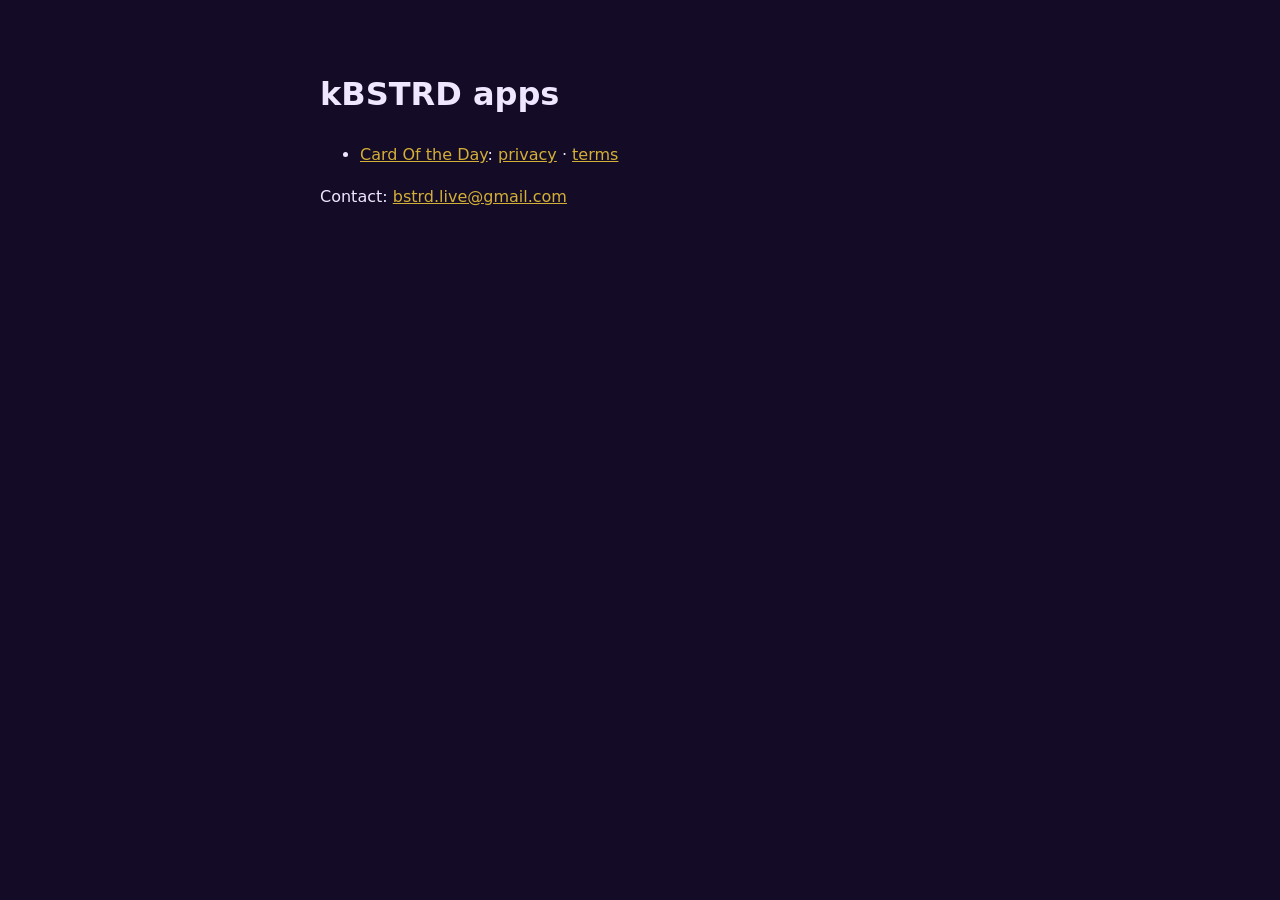
<file: index.html>
<!doctype html>
<html lang="en"><head><meta charset="utf-8"><meta name="viewport" content="width=device-width,initial-scale=1">
<title>kBSTRD apps</title>
<style>body{margin:0;background:#140c26;color:#efe6ff;font:16px/1.6 -apple-system,system-ui,sans-serif}main{max-width:40rem;margin:0 auto;padding:48px 20px}a{color:#d4af37}</style>
</head><body><main><h1>kBSTRD apps</h1>
<ul><li><a href="cardoftheday/">Card Of the Day</a>: <a href="cardoftheday/privacy.html">privacy</a> · <a href="cardoftheday/terms.html">terms</a></li></ul>
<p>Contact: <a href="mailto:bstrd.live@gmail.com">bstrd.live@gmail.com</a></p></main></body></html>
</file>
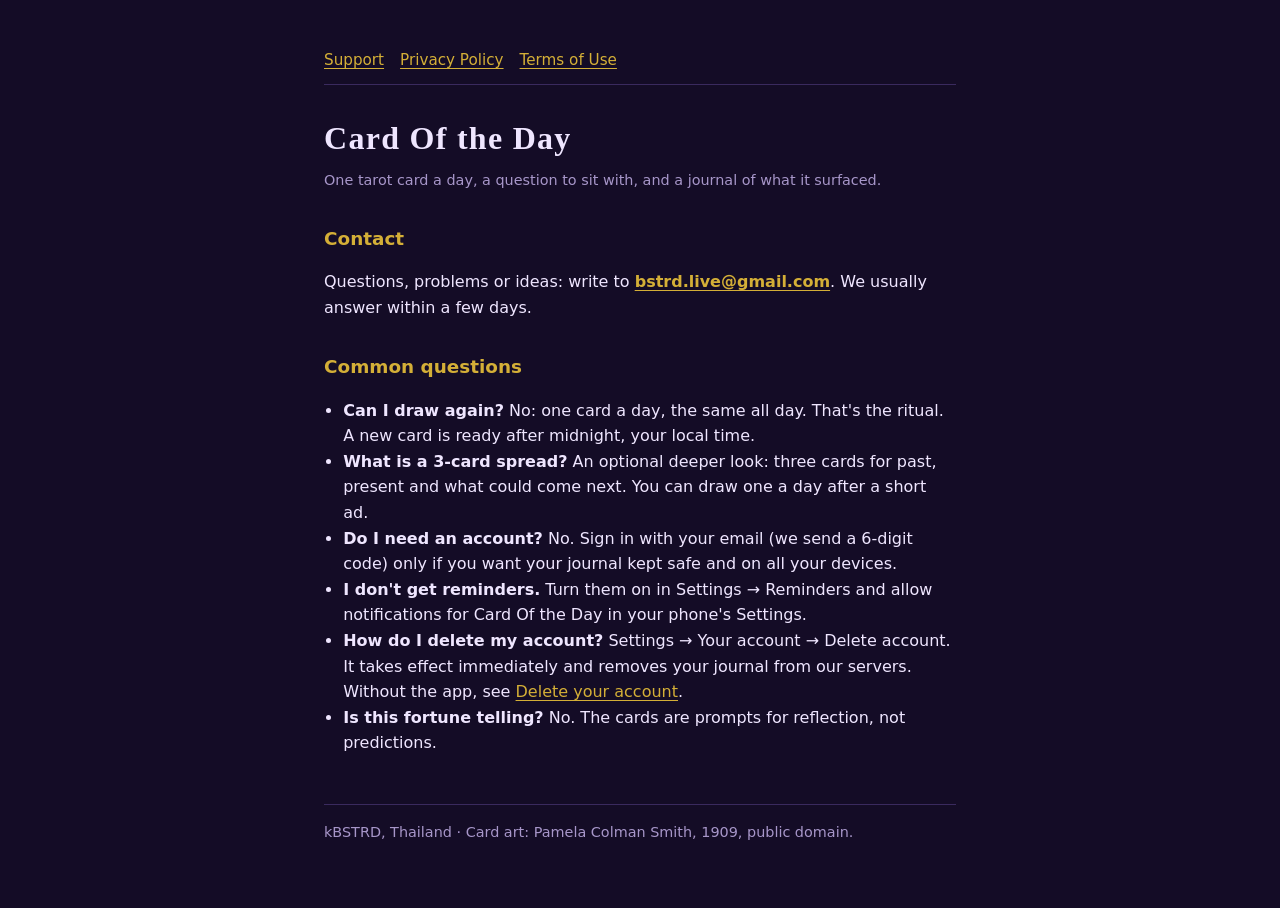
<file: cardoftheday/index.html>
<!doctype html>
<html lang="en">
<head>
<meta charset="utf-8">
<meta name="viewport" content="width=device-width,initial-scale=1,viewport-fit=cover">
<title>Card Of the Day · Support</title>
<link rel="stylesheet" href="style.css">
</head>
<body>
<main>
<nav><a href="./">Support</a><a href="privacy.html">Privacy Policy</a><a href="terms.html">Terms of Use</a></nav>
<h1>Card Of the Day</h1>
<p class="meta">One tarot card a day, a question to sit with, and a journal of what it surfaced.</p>

<h2>Contact</h2>
<p>Questions, problems or ideas: write to
<a href="mailto:bstrd.live@gmail.com"><strong>bstrd.live@gmail.com</strong></a>. We usually answer
within a few days.</p>

<h2>Common questions</h2>
<ul>
<li><strong>Can I draw again?</strong> No: one card a day, the same all day. That's the ritual. A
new card is ready after midnight, your local time.</li>
<li><strong>What is a 3-card spread?</strong> An optional deeper look: three cards for past, present
and what could come next. You can draw one a day after a short ad.</li>
<li><strong>Do I need an account?</strong> No. Sign in with your email (we send a 6-digit code) only
if you want your journal kept safe and on all your devices.</li>
<li><strong>I don't get reminders.</strong> Turn them on in Settings → Reminders and allow
notifications for Card Of the Day in your phone's Settings.</li>
<li><strong>How do I delete my account?</strong> Settings → Your account → Delete account. It takes
effect immediately and removes your journal from our servers. Without the app, see
<a href="delete-account.html">Delete your account</a>.</li>
<li><strong>Is this fortune telling?</strong> No. The cards are prompts for reflection, not
predictions.</li>
</ul>

<footer>kBSTRD, Thailand · Card art: Pamela Colman Smith, 1909, public domain.</footer>
</main>
</body>
</html>
</file>
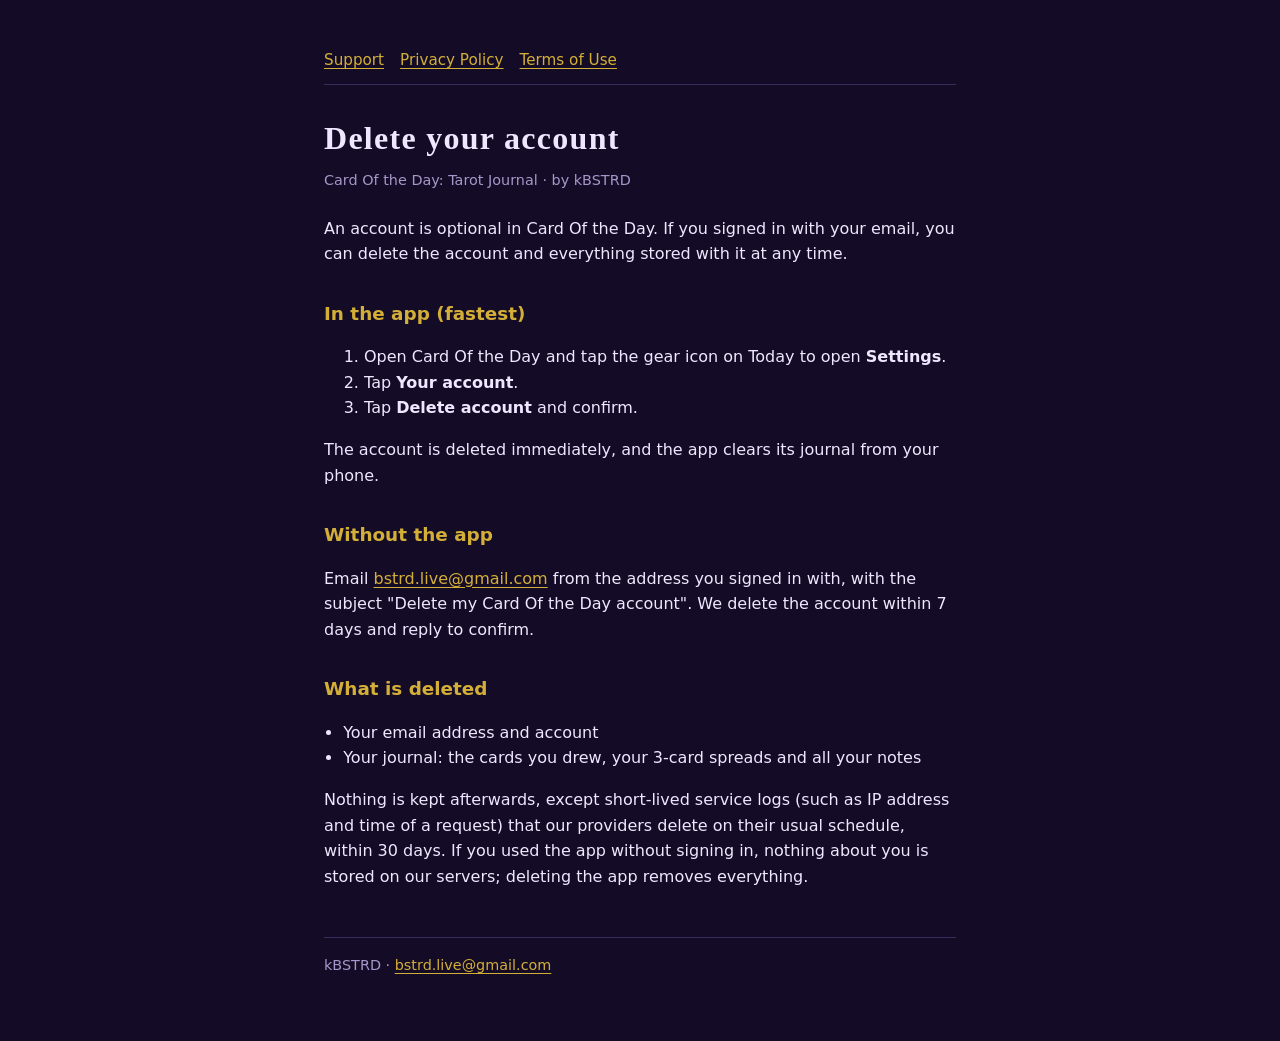
<file: cardoftheday/delete-account.html>
<!doctype html>
<html lang="en">
<head>
<meta charset="utf-8">
<meta name="viewport" content="width=device-width,initial-scale=1,viewport-fit=cover">
<title>Delete your account · Card Of the Day</title>
<link rel="stylesheet" href="style.css">
</head>
<body>
<main>
<nav><a href="./">Support</a><a href="privacy.html">Privacy Policy</a><a href="terms.html">Terms of Use</a></nav>
<h1>Delete your account</h1>
<p class="meta">Card Of the Day: Tarot Journal · by kBSTRD</p>

<p>An account is optional in Card Of the Day. If you signed in with your email, you can delete the
account and everything stored with it at any time.</p>

<h2>In the app (fastest)</h2>
<ol>
<li>Open Card Of the Day and tap the gear icon on Today to open <strong>Settings</strong>.</li>
<li>Tap <strong>Your account</strong>.</li>
<li>Tap <strong>Delete account</strong> and confirm.</li>
</ol>
<p>The account is deleted immediately, and the app clears its journal from your phone.</p>

<h2>Without the app</h2>
<p>Email <a href="mailto:bstrd.live@gmail.com?subject=Delete%20my%20Card%20Of%20the%20Day%20account">bstrd.live@gmail.com</a>
from the address you signed in with, with the subject "Delete my Card Of the Day account". We
delete the account within 7 days and reply to confirm.</p>

<h2>What is deleted</h2>
<ul>
<li>Your email address and account</li>
<li>Your journal: the cards you drew, your 3-card spreads and all your notes</li>
</ul>
<p>Nothing is kept afterwards, except short-lived service logs (such as IP address and time of a
request) that our providers delete on their usual schedule, within 30 days. If you used the app
without signing in, nothing about you is stored on our servers; deleting the app removes
everything.</p>

<footer>kBSTRD · <a href="mailto:bstrd.live@gmail.com">bstrd.live@gmail.com</a></footer>
</main>
</body>
</html>
</file>
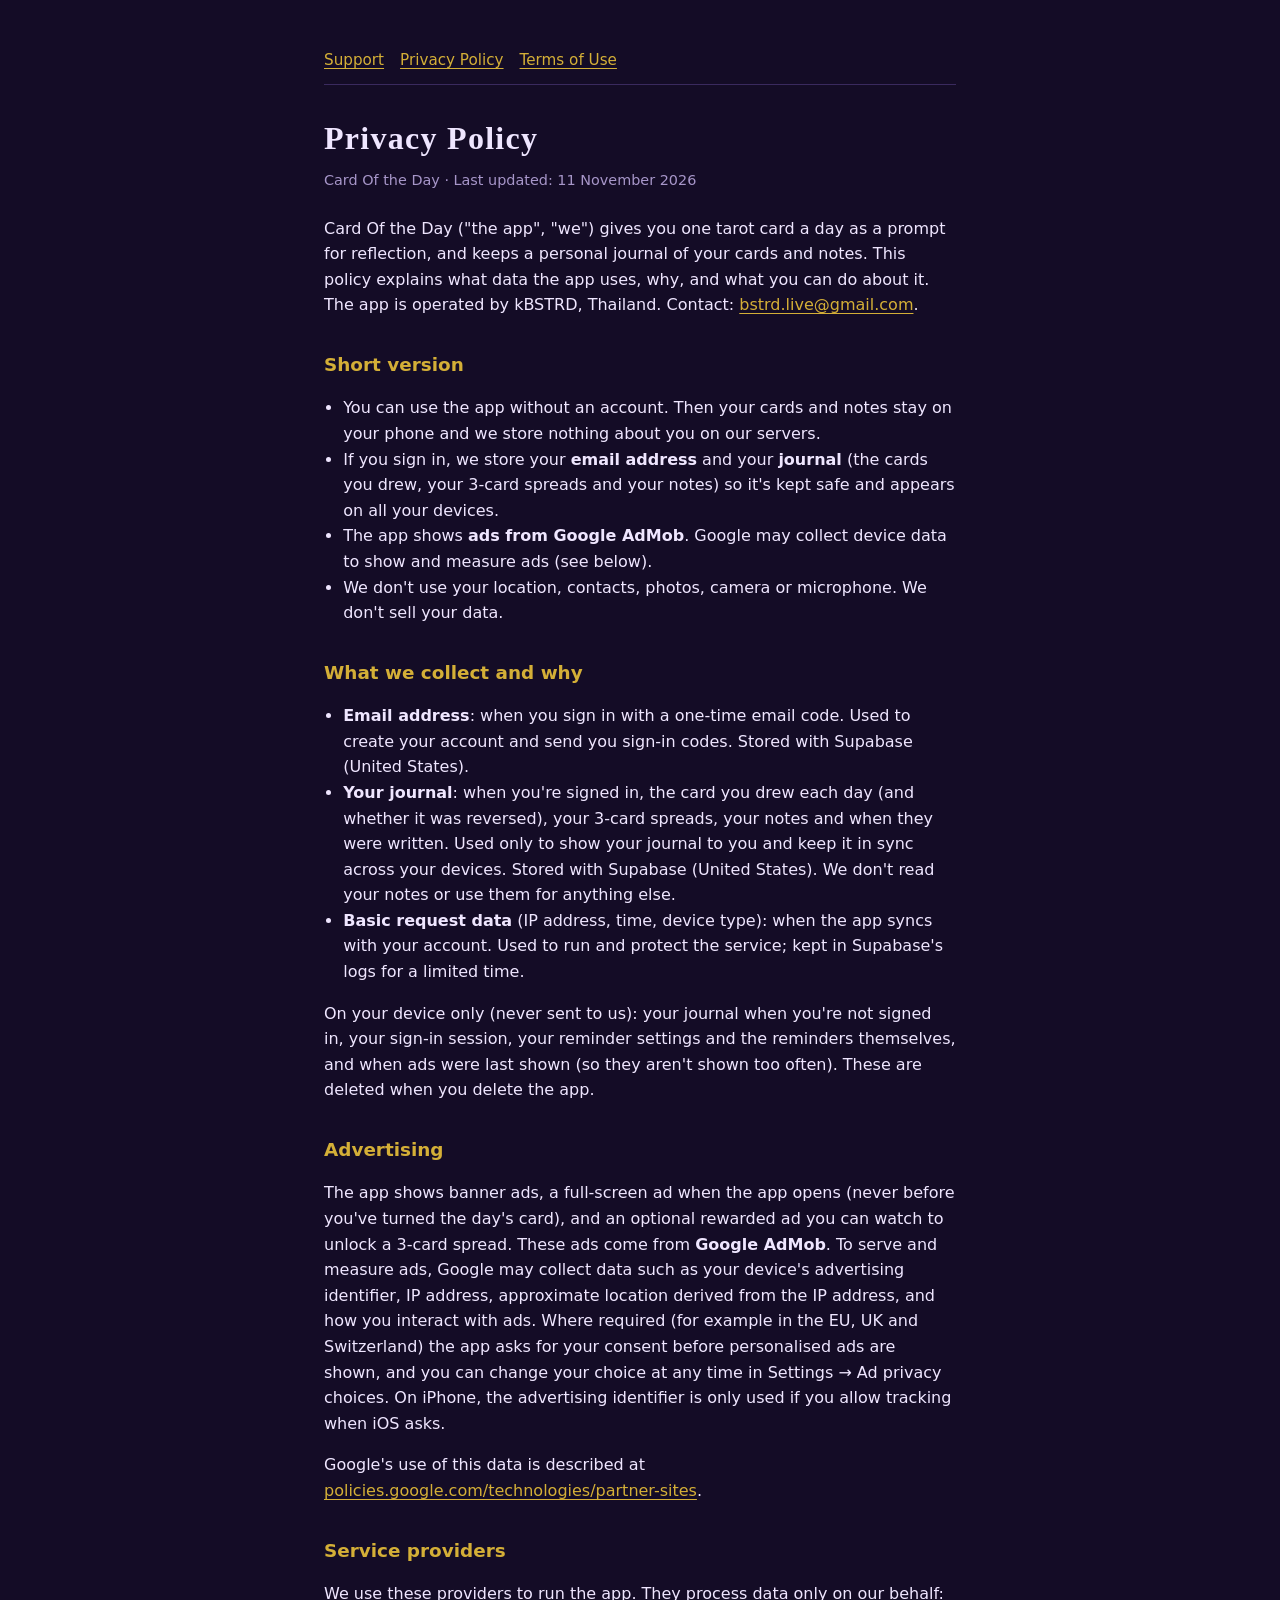
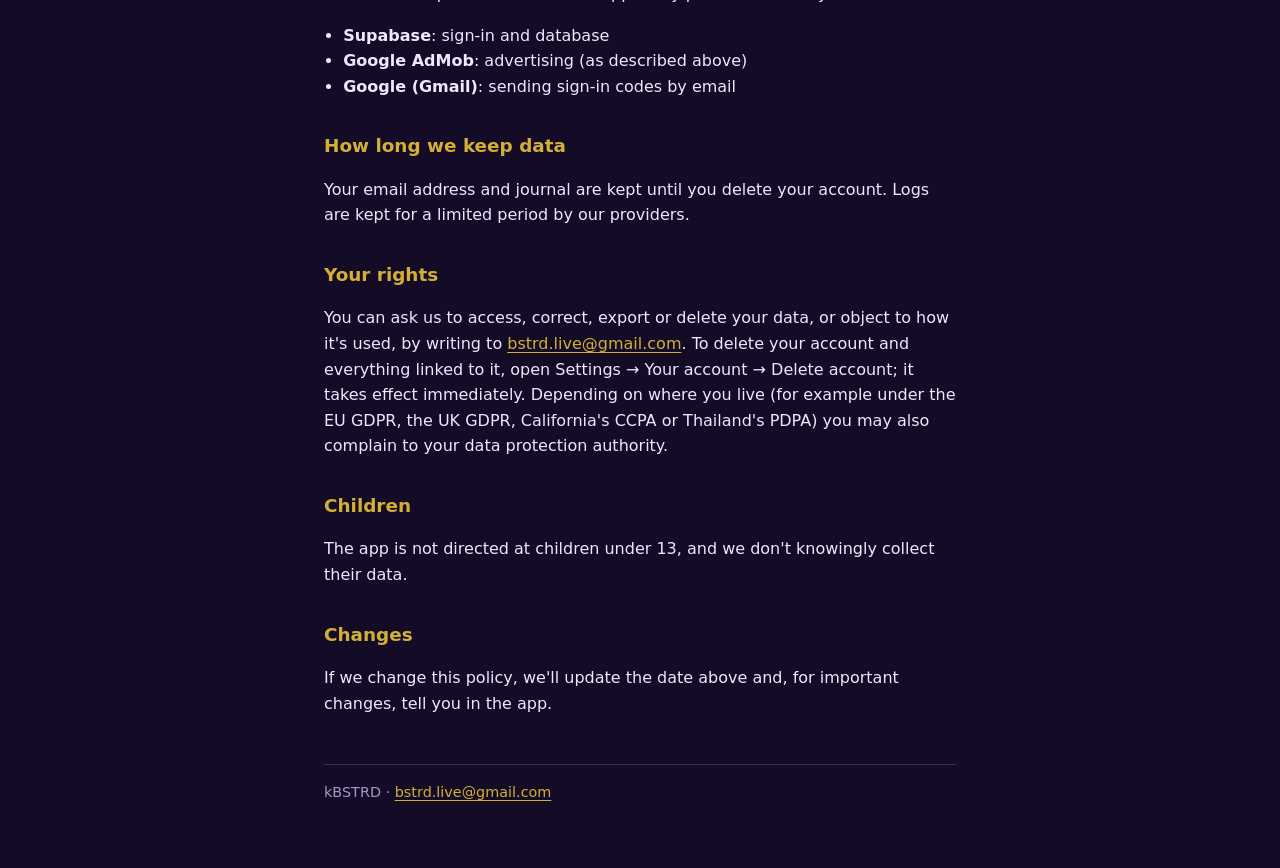
<file: cardoftheday/privacy.html>
<!doctype html>
<html lang="en">
<head>
<meta charset="utf-8">
<meta name="viewport" content="width=device-width,initial-scale=1,viewport-fit=cover">
<title>Privacy Policy · Card Of the Day</title>
<link rel="stylesheet" href="style.css">
</head>
<body>
<main>
<nav><a href="./">Support</a><a href="privacy.html">Privacy Policy</a><a href="terms.html">Terms of Use</a></nav>
<h1>Privacy Policy</h1>
<p class="meta">Card Of the Day · Last updated: 11 November 2026</p>

<p>Card Of the Day ("the app", "we") gives you one tarot card a day as a prompt for reflection, and
keeps a personal journal of your cards and notes. This policy explains what data the app uses, why,
and what you can do about it. The app is operated by kBSTRD, Thailand. Contact:
<a href="mailto:bstrd.live@gmail.com">bstrd.live@gmail.com</a>.</p>

<h2>Short version</h2>
<ul>
<li>You can use the app without an account. Then your cards and notes stay on your phone and we
store nothing about you on our servers.</li>
<li>If you sign in, we store your <strong>email address</strong> and your <strong>journal</strong>
(the cards you drew, your 3-card spreads and your notes) so it's kept safe and appears on all your
devices.</li>
<li>The app shows <strong>ads from Google AdMob</strong>. Google may collect device data to show and
measure ads (see below).</li>
<li>We don't use your location, contacts, photos, camera or microphone. We don't sell your data.</li>
</ul>

<h2>What we collect and why</h2>
<ul>
<li><strong>Email address</strong>: when you sign in with a one-time email code. Used to create your
account and send you sign-in codes. Stored with Supabase (United States).</li>
<li><strong>Your journal</strong>: when you're signed in, the card you drew each day (and whether it
was reversed), your 3-card spreads, your notes and when they were written. Used only to show your
journal to you and keep it in sync across your devices. Stored with Supabase (United States). We
don't read your notes or use them for anything else.</li>
<li><strong>Basic request data</strong> (IP address, time, device type): when the app syncs with
your account. Used to run and protect the service; kept in Supabase's logs for a limited time.</li>
</ul>
<p>On your device only (never sent to us): your journal when you're not signed in, your sign-in
session, your reminder settings and the reminders themselves, and when ads were last shown (so
they aren't shown too often). These are deleted when you delete the app.</p>

<h2>Advertising</h2>
<p>The app shows banner ads, a full-screen ad when the app opens (never before you've turned the
day's card), and an optional rewarded ad you can watch to unlock a 3-card spread. These ads come
from <strong>Google AdMob</strong>. To serve and measure ads, Google may collect data such as your
device's advertising identifier, IP address, approximate location derived from the IP address, and
how you interact with ads. Where required (for example in the EU, UK and Switzerland) the app asks
for your consent before personalised ads are shown, and you can change your choice at any time in
Settings → Ad privacy choices. On iPhone, the advertising identifier is only used if you allow
tracking when iOS asks.</p>
<p>Google's use of this data is described at
<a href="https://policies.google.com/technologies/partner-sites">policies.google.com/technologies/partner-sites</a>.</p>

<h2>Service providers</h2>
<p>We use these providers to run the app. They process data only on our behalf:</p>
<ul>
<li><strong>Supabase</strong>: sign-in and database</li>
<li><strong>Google AdMob</strong>: advertising (as described above)</li>
<li><strong>Google (Gmail)</strong>: sending sign-in codes by email</li>
</ul>

<h2>How long we keep data</h2>
<p>Your email address and journal are kept until you delete your account. Logs are kept for a
limited period by our providers.</p>

<h2>Your rights</h2>
<p>You can ask us to access, correct, export or delete your data, or object to how it's used, by
writing to <a href="mailto:bstrd.live@gmail.com">bstrd.live@gmail.com</a>. To delete your account
and everything linked to it, open Settings → Your account → Delete account; it takes effect
immediately. Depending on where you live (for example under the EU GDPR, the UK GDPR, California's
CCPA or Thailand's PDPA) you may also complain to your data protection authority.</p>

<h2>Children</h2>
<p>The app is not directed at children under 13, and we don't knowingly collect their data.</p>

<h2>Changes</h2>
<p>If we change this policy, we'll update the date above and, for important changes, tell you in the
app.</p>

<footer>kBSTRD · <a href="mailto:bstrd.live@gmail.com">bstrd.live@gmail.com</a></footer>
</main>
</body>
</html>
</file>
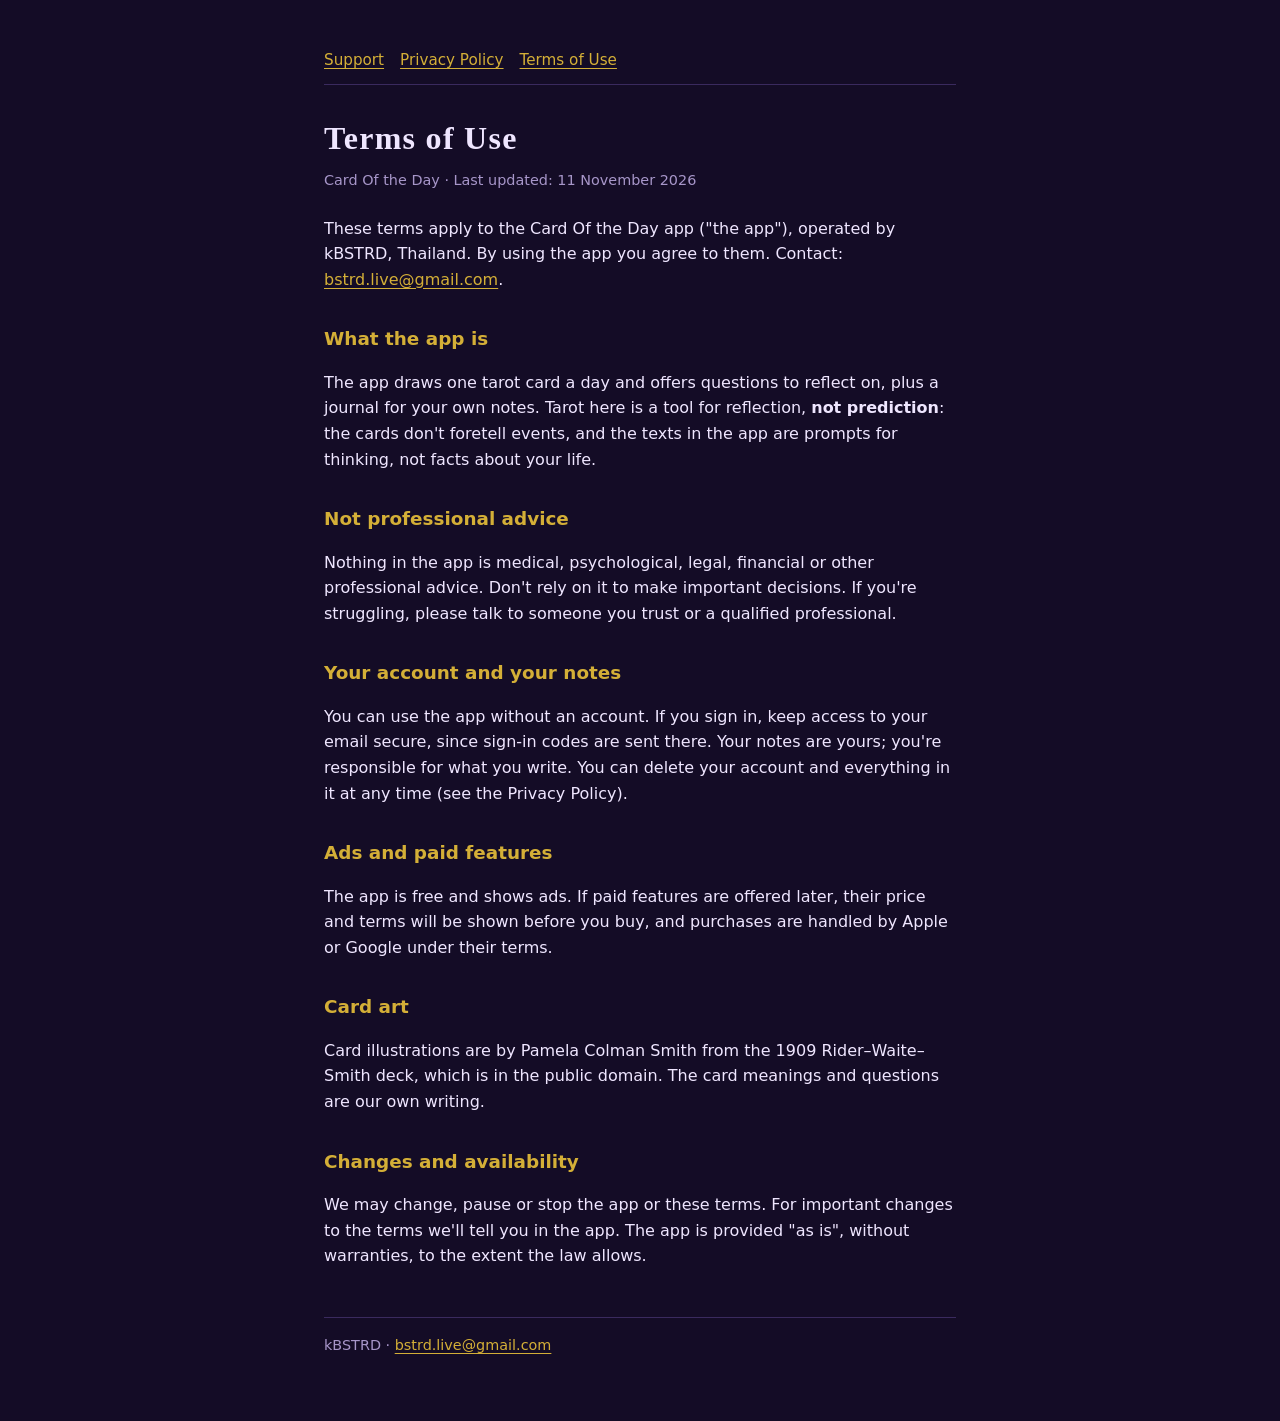
<file: cardoftheday/terms.html>
<!doctype html>
<html lang="en">
<head>
<meta charset="utf-8">
<meta name="viewport" content="width=device-width,initial-scale=1,viewport-fit=cover">
<title>Terms of Use · Card Of the Day</title>
<link rel="stylesheet" href="style.css">
</head>
<body>
<main>
<nav><a href="./">Support</a><a href="privacy.html">Privacy Policy</a><a href="terms.html">Terms of Use</a></nav>
<h1>Terms of Use</h1>
<p class="meta">Card Of the Day · Last updated: 11 November 2026</p>

<p>These terms apply to the Card Of the Day app ("the app"), operated by kBSTRD, Thailand. By using
the app you agree to them. Contact: <a href="mailto:bstrd.live@gmail.com">bstrd.live@gmail.com</a>.</p>

<h2>What the app is</h2>
<p>The app draws one tarot card a day and offers questions to reflect on, plus a journal for your
own notes. Tarot here is a tool for reflection, <strong>not prediction</strong>: the cards don't
foretell events, and the texts in the app are prompts for thinking, not facts about your life.</p>

<h2>Not professional advice</h2>
<p>Nothing in the app is medical, psychological, legal, financial or other professional advice.
Don't rely on it to make important decisions. If you're struggling, please talk to someone you
trust or a qualified professional.</p>

<h2>Your account and your notes</h2>
<p>You can use the app without an account. If you sign in, keep access to your email secure, since
sign-in codes are sent there. Your notes are yours; you're responsible for what you write. You can
delete your account and everything in it at any time (see the Privacy Policy).</p>

<h2>Ads and paid features</h2>
<p>The app is free and shows ads. If paid features are offered later, their price and terms will be
shown before you buy, and purchases are handled by Apple or Google under their terms.</p>

<h2>Card art</h2>
<p>Card illustrations are by Pamela Colman Smith from the 1909 Rider–Waite–Smith deck, which is in
the public domain. The card meanings and questions are our own writing.</p>

<h2>Changes and availability</h2>
<p>We may change, pause or stop the app or these terms. For important changes to the terms we'll
tell you in the app. The app is provided "as is", without warranties, to the extent the law
allows.</p>

<footer>kBSTRD · <a href="mailto:bstrd.live@gmail.com">bstrd.live@gmail.com</a></footer>
</main>
</body>
</html>
</file>
<file: cardoftheday/style.css>
:root{--night:#140c26;--surface:#1b1033;--line:#3a2a5e;--gold:#d4af37;--ink:#efe6ff;--mute:#a796c9;color-scheme:dark}
*{box-sizing:border-box}
body{margin:0;background:var(--night);color:var(--ink);font:16px/1.6 -apple-system,"SF Pro Text",Roboto,"Segoe UI",system-ui,sans-serif}
main{max-width:42rem;margin:0 auto;padding:48px max(20px,env(safe-area-inset-left)) 64px}
h1{font-family:Cinzel,"Times New Roman",serif;font-weight:600;letter-spacing:.04em;font-size:2rem;margin:0 0 .25rem}
h2{font-size:1.15rem;margin:2rem 0 .5rem;color:var(--gold)}
p,li{color:var(--ink)}
.meta{color:var(--mute);font-size:.9rem;margin:0 0 1.5rem}
a{color:var(--gold);text-underline-offset:3px}
ul{padding-left:1.2rem}
nav{display:flex;gap:16px;flex-wrap:wrap;border-bottom:1px solid var(--line);padding-bottom:12px;margin-bottom:28px;font-size:.95rem}
footer{margin-top:3rem;padding-top:1rem;border-top:1px solid var(--line);color:var(--mute);font-size:.9rem}
</file>
